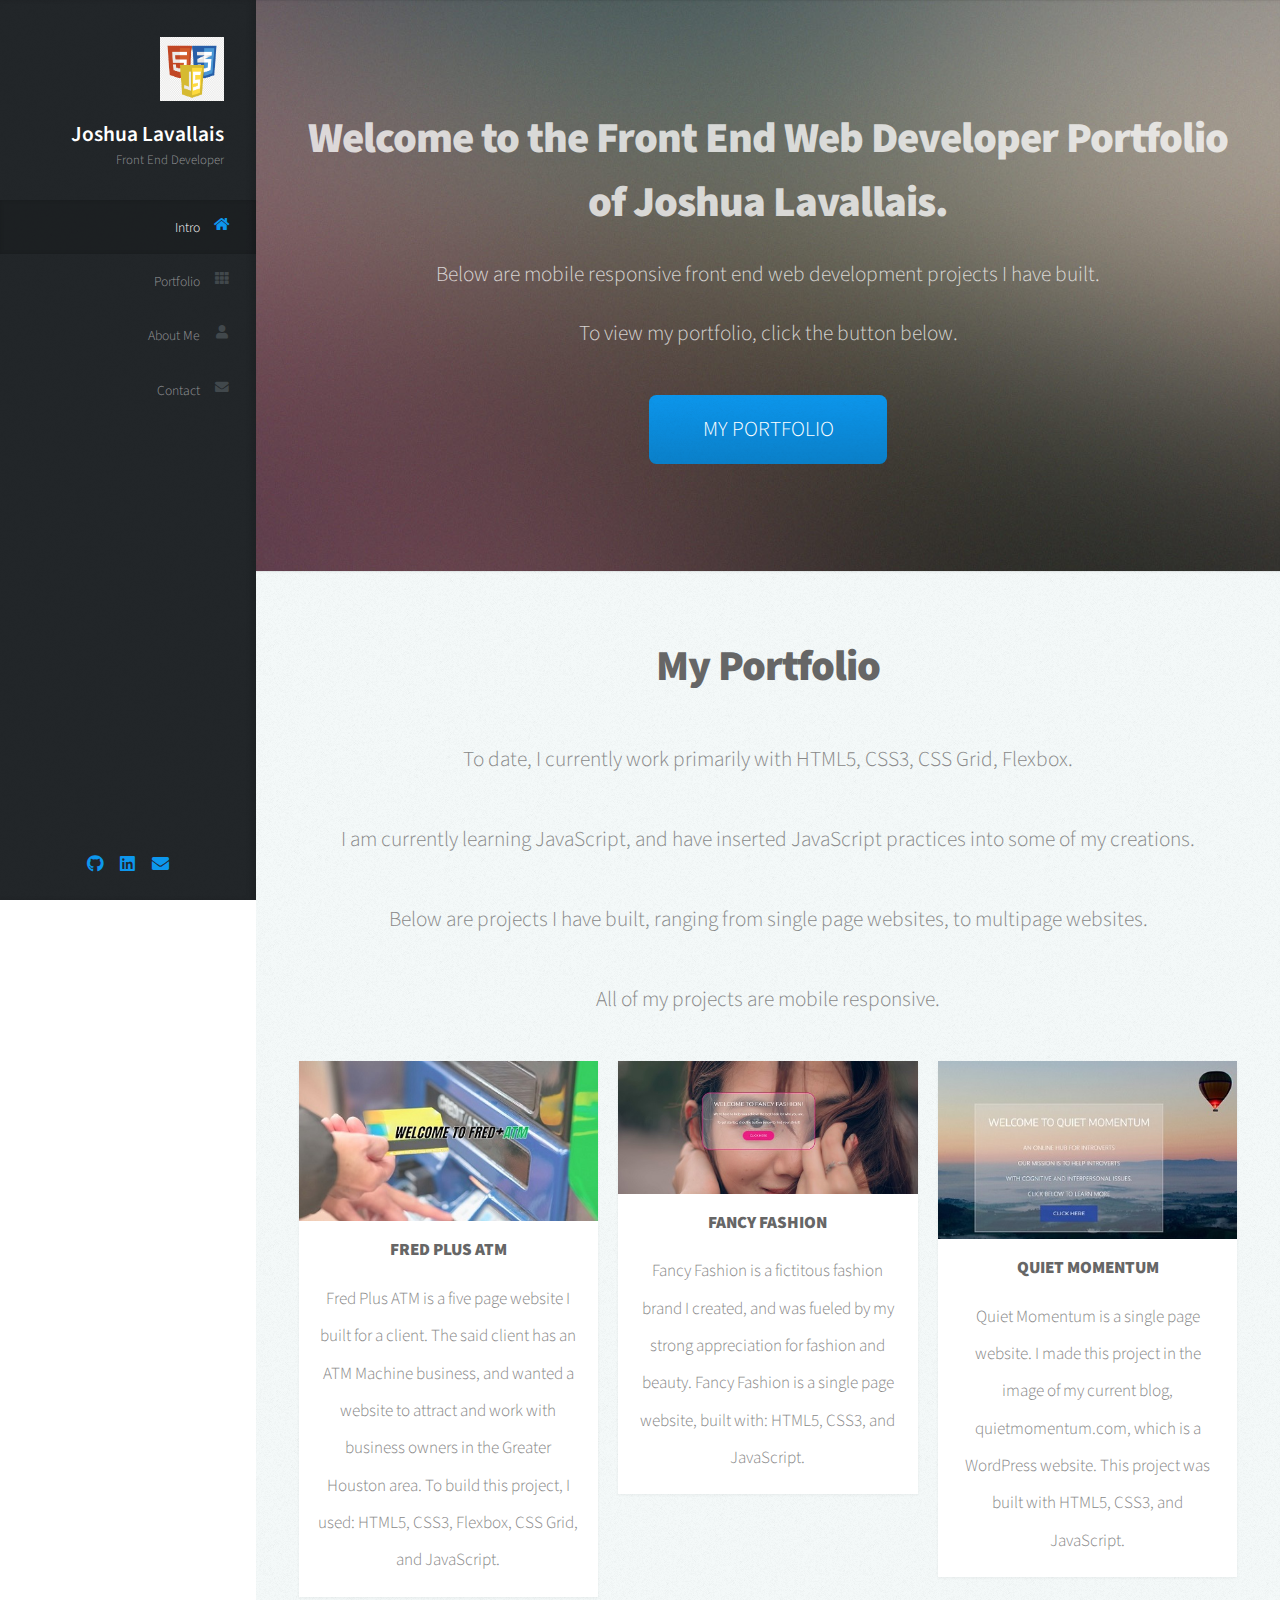
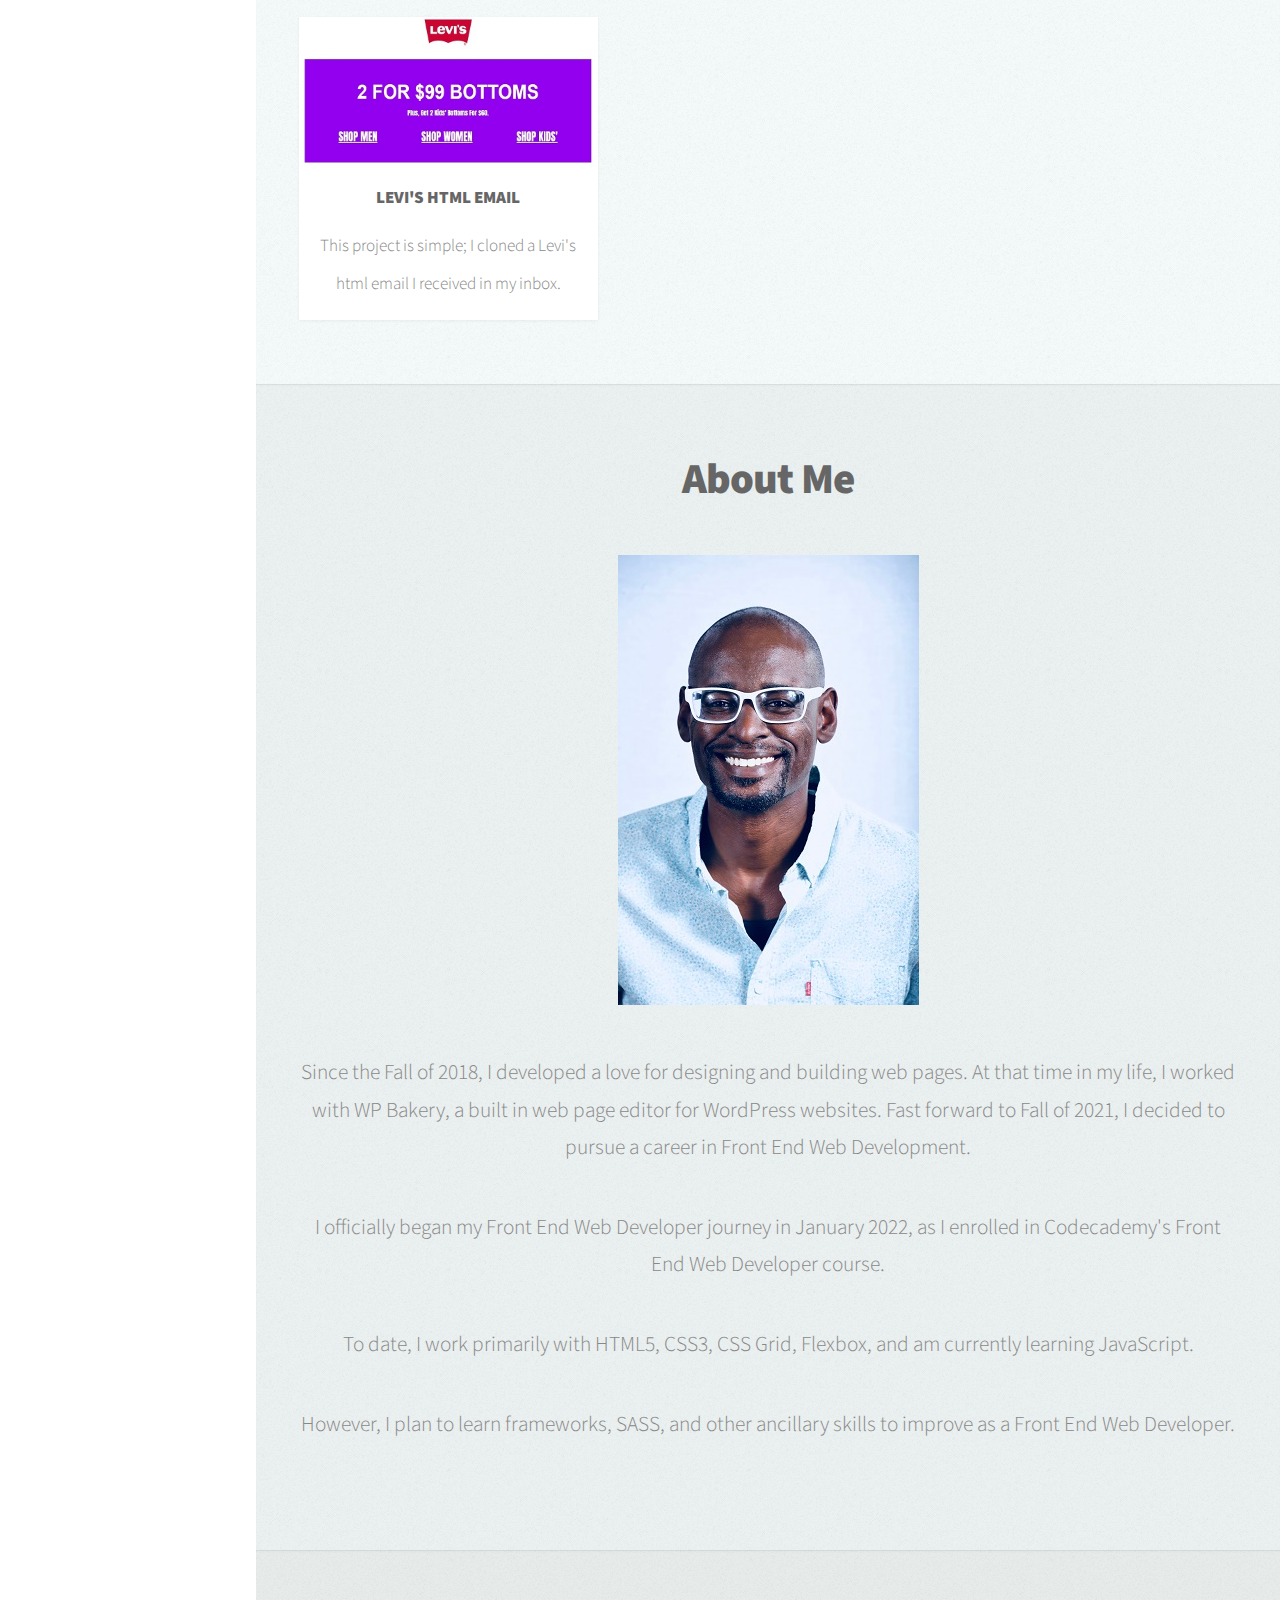
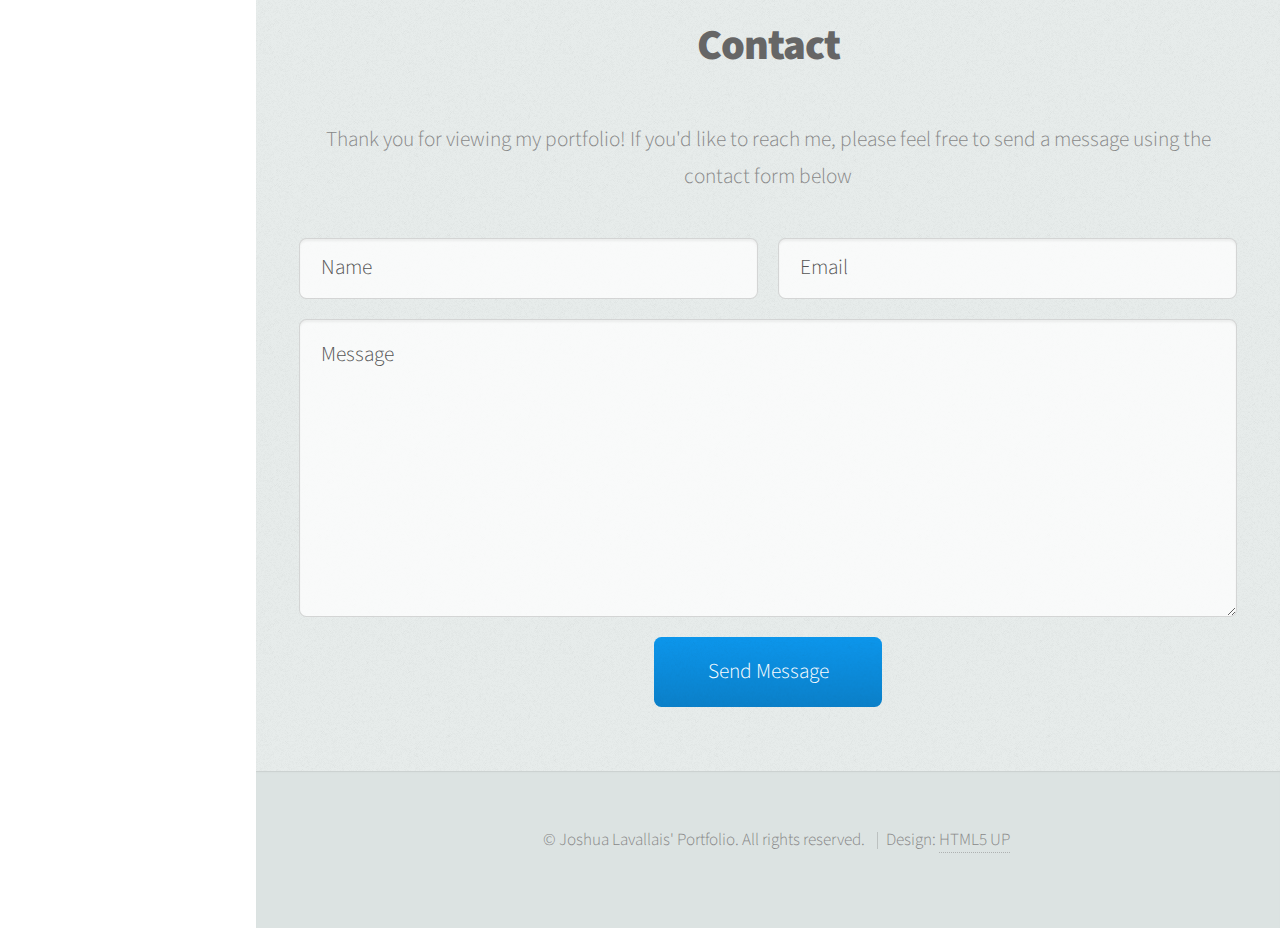
<file: index.html>
<!DOCTYPE HTML>
<!--
	Prologue by HTML5 UP
	html5up.net | @ajlkn
	Free for personal and commercial use under the CCA 3.0 license (html5up.net/license)
-->
<html>
	<head>
		<title>Joshua Lavallais | Portfolio</title>
		<link rel="icon" type="image/x-icon" href="./images/favicon.ico.PNG">

		<meta charset="utf-8" />
		<meta name="viewport" content="width=device-width, initial-scale=1, user-scalable=no" />
		<link rel="stylesheet" href="assets/css/main.css" />
	</head>
	<body class="is-preload">

		<!-- Header -->
			<div id="header">

				<div class="top">

					<!-- Logo -->
						<div id="logo">
							<span class="image avatar48"><img src="images/thefoundation.png" alt="" /></span>
							<h1 id="title">Joshua Lavallais</h1>
							<p>Front End Developer</p>
						</div>

					<!-- Nav -->
						<nav id="nav">
							<ul>
								<li><a href="#top" id="top-link"><span class="icon solid fa-home">Intro</span></a></li>
								<li><a href="#portfolio" id="portfolio-link"><span class="icon solid fa-th">Portfolio</span></a></li>
								<li><a href="#about" id="about-link"><span class="icon solid fa-user">About Me</span></a></li>
								<li><a href="#contact" id="contact-link"><span class="icon solid fa-envelope">Contact</span></a></li>
							</ul>
						</nav>

				</div>

				<div class="bottom">

					<!-- Social Icons -->
						<ul class="icons">

							<li><a href="https://github.com/JoshuaJ81" class="icon brands fa-github"><span class="label">Github</span></a></li>
							<li><a href="https://www.linkedin.com/in/joshua-lavallais-2015/" class="icon brands fa-linkedin"><span class="label">Dribbble</span></a></li>
							<li><a href="joshua.lavallais@yahoo.com" class="icon solid fa-envelope"><span class="label">Email</span></a></li>
						</ul>

				</div>

			</div>

		<!-- Main -->
			<div id="main">

				<!-- Intro -->
					<section id="top" class="one dark cover">
						<div class="container">

							<header>
								<h2 class="alt">Welcome to the Front End Web Developer Portfolio</h2>
									<h2>of Joshua Lavallais.</h2>
								<p>Below are mobile responsive front end web development projects I have built.</p>
								<p>To view my portfolio, click the button below.</p>
							</header>

							<footer>
								<a href="#portfolio" class="button scrolly">MY PORTFOLIO</a>
							</footer>

						</div>
					</section>

				<!-- Portfolio -->
					<section id="portfolio" class="two">
						<div class="container">

							<header>
								<h2>My Portfolio</h2>
							</header>

							<p>To date, I currently work primarily with HTML5, CSS3, CSS Grid, Flexbox.</p>
							<p>I am currently learning JavaScript, and have inserted JavaScript practices into some of my creations.</p>
							<p>Below are projects I have built, ranging from single page websites, to multipage websites.</p>
							<p>All of my projects are mobile responsive.</p>

							<div class="row">
								<div class="col-4 col-12-mobile">
									<article class="item">
										<a href=https://joshuaj81.github.io/fredplusatm/index target="_blank" class="image fit"><img class="resize" src="images/fredplusatmthumb.jpg" alt="" /></a>
										<header>
											<h3>FRED PLUS ATM</h3>
											<p>Fred Plus ATM is a five page website I built for a client. The said client has an ATM Machine business, 
												and wanted a website to attract and work with business owners in the Greater Houston area. 
												To build this project, I used: HTML5, CSS3, Flexbox, CSS Grid, and JavaScript.</p>
										</header>
									</article>

								</div>
								<div class="col-4 col-12-mobile">
									<article class="item">
										<a href= https://joshuaj81.github.io/FANCYFASHIONPAGE/index target="_blank" class="image fit"><img class="resize" src="images/fancyfashiontitlecard.jpg" alt="" /></a>
										<header>
											<h3>FANCY FASHION</h3>
											<p>Fancy Fashion is a fictitous fashion brand I created, and was fueled by my strong appreciation for fashion and beauty. 
												Fancy Fashion is a single page website, built with: HTML5, CSS3, and JavaScript.</p>
										</header>
									</article>

								</div>
								<div class="col-4 col-12-mobile">
									<article class="item">
										<a href= https://joshuaj81.github.io/QuietMomentumProject/ target="_blank" class="image fit"><img class="resize" src="images/quietmomentumtitlecard.jpg" alt="" /></a>
										<header>
											<h3>QUIET MOMENTUM</h3>
											<p>Quiet Momentum is a single page website. I made this project in the image of my current blog, quietmomentum.com, 
												which is a WordPress website. This project was built with HTML5, CSS3, and JavaScript.</p>
										</header>
									</article>

								</div>

								<div class="col-4 col-12-mobile">
									<article class="item">
										<a href= https://joshuaj81.github.io/levis-html-email/ target="_blank" class="image fit"><img class="resize" src="images/levistitlecard.jpg" alt="" /></a>
										<header>
											<h3>LEVI'S HTML EMAIL</h3>
											<p>This project is simple; I cloned a Levi's html email I received in my inbox.</p>
										</header>
									</article>

								</div>

							</div>

						</div>
					</section>

				<!-- About Me -->
					<section id="about" class="three">
						<div class="container">

							<header>
								<h2>About Me</h2>
							</header>

							<img src="images/portfoliopic.jpg" alt="" />
							<br>
							<br>
							
							<p>Since the Fall of 2018, I developed a love for designing and building web pages. At that time in my life, I worked with WP Bakery, 
								a built in web page editor for WordPress websites. 
								Fast forward to Fall of 2021, I decided to pursue a career in Front End Web Development.</p>

								<p>I officially began my Front End Web Developer journey in January 2022, as I enrolled in Codecademy's Front End Web Developer course.</p>
								
								<p>To date, I work primarily with HTML5, CSS3, CSS Grid, Flexbox, and am currently learning JavaScript.</p>
								
								<p>However, I plan to learn frameworks, SASS, and other ancillary skills to improve as a Front End Web Developer.</p>

						</div>
					</section>

				<!-- Contact -->
					<section id="contact" class="four">
						<div class="container">

							<header>
								<h2>Contact</h2>
							</header>

							<p>Thank you for viewing my portfolio! If you'd like to reach me, please feel free to send a message using the contact form below</p>

							<form method="post" action="https://formsubmit.co/joshua.lavallais@yahoo.com" method="POST">
								<div class="row">
									<div class="col-6 col-12-mobile"><input type="text" name="name" placeholder="Name" required/></div>
									<div class="col-6 col-12-mobile"><input type="text" name="email" placeholder="Email" required/></div>
									<input type="hidden" name="_next" value="https://joshuaj81.github.io/MYPORTFOLIO/thankyoupage.html">
									<div class="col-12">
										<textarea name="message" placeholder="Message"></textarea>
									</div>
									<div class="col-12">
										<input type="submit" value="Send Message" />
									</div>
								</div>
							</form>

						</div>
					</section>

			</div>

		<!-- Footer -->
			<div id="footer">

				<!-- Copyright -->
					<ul class="copyright">
						<li>&copy; Joshua Lavallais' Portfolio. All rights reserved.</li>
						<li>Design: <a href="http://html5up.net">HTML5 UP</a></li>
					</ul>

			</div>

		<!-- Scripts -->
			<script src="assets/js/jquery.min.js"></script>
			<script src="assets/js/jquery.scrolly.min.js"></script>
			<script src="assets/js/jquery.scrollex.min.js"></script>
			<script src="assets/js/browser.min.js"></script>
			<script src="assets/js/breakpoints.min.js"></script>
			<script src="assets/js/util.js"></script>
			<script src="assets/js/main.js"></script>

	</body>
</html>
</file>
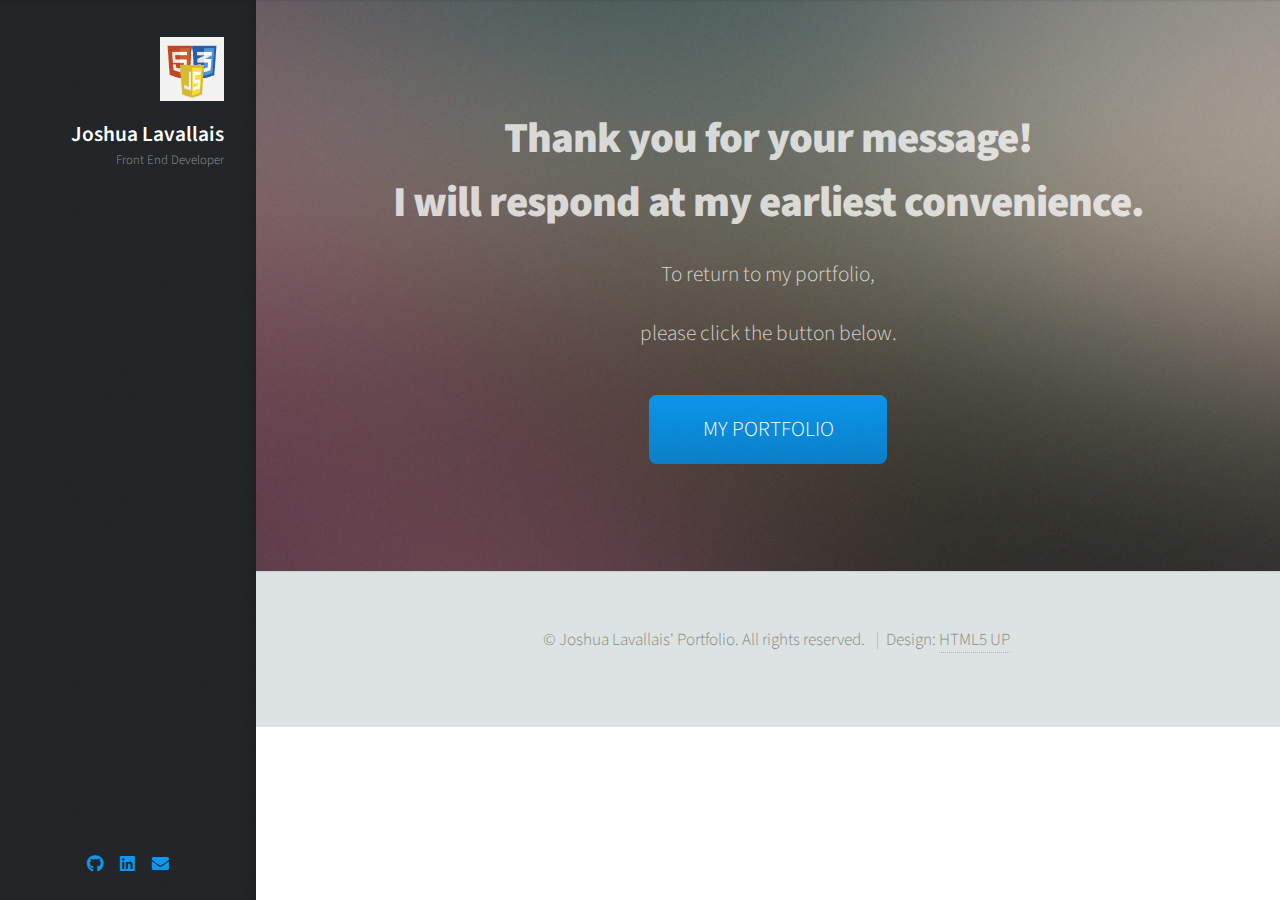
<file: thankyoupage.html>
<!DOCTYPE HTML>
<!--
	Prologue by HTML5 UP
	html5up.net | @ajlkn
	Free for personal and commercial use under the CCA 3.0 license (html5up.net/license)
-->
<html>
	<head>
		<title>Thank You Page</title>
		<link rel="icon" type="image/x-icon" href="./images/favicon.ico.PNG">

		<meta charset="utf-8" />
		<meta name="viewport" content="width=device-width, initial-scale=1, user-scalable=no" />
		<link rel="stylesheet" href="assets/css/main.css" />
	</head>
	<body class="is-preload">

		<!-- Header -->
			<div id="header">

				<div class="top">

					<!-- Logo -->
						<div id="logo">
							<span class="image avatar48"><img src="images/thefoundation.png" alt="" /></span>
							<h1 id="title">Joshua Lavallais</h1>
							<p>Front End Developer</p>
						</div>

					<!-- Nav -->
					

				</div>

				<div class="bottom">

					<!-- Social Icons -->
						<ul class="icons">

							<li><a href="https://github.com/JoshuaJ81" class="icon brands fa-github"><span class="label">Github</span></a></li>
							<li><a href="https://www.linkedin.com/in/joshua-lavallais-2015/" class="icon brands fa-linkedin"><span class="label">Dribbble</span></a></li>
							<li><a href="joshua.lavallais@yahoo.com" class="icon solid fa-envelope"><span class="label">Email</span></a></li>
						</ul>

				</div>

			</div>

		<!-- Main -->
			<div id="main">

				<!-- Intro -->
					<section id="top" class="one dark cover">
						<div class="container">

							<header>
								<h2 class="alt">Thank you for your message!</h2>
									<h2>I will respond at my earliest convenience.</h2>
								<p>To return to my portfolio,</p>
								<p>please click the button below.</p>
							</header>

							<footer>
								<a href="index.html" class="button scrolly">MY PORTFOLIO</a>
							</footer>

						</div>
					</section>


							

							


						</div>
					</section>




		<!-- Footer -->
			<div id="footer">

				<!-- Copyright -->
					<ul class="copyright">
						<li>&copy; Joshua Lavallais' Portfolio. All rights reserved.</li>
						<li>Design: <a href="http://html5up.net">HTML5 UP</a></li>
					</ul>

			</div>

		<!-- Scripts -->
			<script src="assets/js/jquery.min.js"></script>
			<script src="assets/js/jquery.scrolly.min.js"></script>
			<script src="assets/js/jquery.scrollex.min.js"></script>
			<script src="assets/js/browser.min.js"></script>
			<script src="assets/js/breakpoints.min.js"></script>
			<script src="assets/js/util.js"></script>
			<script src="assets/js/main.js"></script>

	</body>
</html>
</file>
<file: assets/css/main.css>
@import url("fontawesome-all.min.css");
@import url("https://fonts.googleapis.com/css?family=Source+Sans+Pro:300,300italic,400,600");

/*
	Prologue by HTML5 UP
	html5up.net | @ajlkn
	Free for personal and commercial use under the CCA 3.0 license (html5up.net/license)
*/

html, body, div, span, applet, object,
iframe, h1, h2, h3, h4, h5, h6, p, blockquote,
pre, a, abbr, acronym, address, big, cite,
code, del, dfn, em, img, ins, kbd, q, s, samp,
small, strike, strong, sub, sup, tt, var, b,
u, i, center, dl, dt, dd, ol, ul, li, fieldset,
form, label, legend, table, caption, tbody,
tfoot, thead, tr, th, td, article, aside,
canvas, details, embed, figure, figcaption,
footer, header, hgroup, menu, nav, output, ruby,
section, summary, time, mark, audio, video {
	margin: 0;
	padding: 0;
	border: 0;
	font-size: 100%;
	font: inherit;
	vertical-align: baseline;}

article, aside, details, figcaption, figure,
footer, header, hgroup, menu, nav, section {
	display: block;}

body {
	line-height: 1;
}

ol, ul {
	list-style: none;
}

blockquote, q {
	quotes: none;
}

	blockquote:before, blockquote:after, q:before, q:after {
		content: '';
		content: none;
	}

table {
	border-collapse: collapse;
	border-spacing: 0;
}

body {
	-webkit-text-size-adjust: none;
}

mark {
	background-color: transparent;
	color: inherit;
}

input::-moz-focus-inner {
	border: 0;
	padding: 0;
}

input, select, textarea {
	-moz-appearance: none;
	-webkit-appearance: none;
	-ms-appearance: none;
	appearance: none;
}

/* Basic */

	html {
		box-sizing: border-box;
	}

	*, *:before, *:after {
		box-sizing: inherit;
	}

	body {
		background: #fff;
		font-family: 'Source Sans Pro', sans-serif;
		font-size: 19pt;
		font-weight: 300;
		line-height: 1.75em;
		color: #888;
	}

		body.is-preload *, body.is-preload *:before, body.is-preload *:after {
			-moz-animation: none !important;
			-webkit-animation: none !important;
			-ms-animation: none !important;
			animation: none !important;
			-moz-transition: none !important;
			-webkit-transition: none !important;
			-ms-transition: none !important;
			transition: none !important;
		}

	input, textarea, select {
		font-family: 'Source Sans Pro', sans-serif;
		font-size: 19pt;
		font-weight: 300;
		line-height: 1.75em;
		color: #888;
	}

	h1, h2, h3, h4, h5, h6 {
		font-weight: 900;
		color: #666;
		line-height: 1.5em;
	}

	h1 a, h2 a, h3 a, h4 a, h5 a, h6 a {
		color: inherit;
		text-decoration: none;
	}

		h1 a strong, h2 a strong, h3 a strong, h4 a strong, h5 a strong, h6 a strong {
			color: #333;
		}

	h2 {
		font-size: 2em;
		letter-spacing: -1px;
	}

		h2.alt {
			color: #888;
		}

			h2.alt strong {
				color: #666;
			}

	h3 {
		font-size: 1.5em;
	}

	header {
		margin: 0 0 2em 0;
	}

		header > p {
			margin: 1em 0 0 0;
		}

	footer {
		margin: 2em 0 0 0;
	}

	strong, b {
		font-weight: 300;
		color: #666;
	}

	em, i {
		font-style: italic;
	}

	a {
		text-decoration: none;
		color: inherit;
		border-bottom: dotted 1px rgba(128, 128, 128, 0.5);
		-moz-transition: color 0.35s ease-in-out, border-bottom-color 0.35s ease-in-out;
		-webkit-transition: color 0.35s ease-in-out, border-bottom-color 0.35s ease-in-out;
		-ms-transition: color 0.35s ease-in-out, border-bottom-color 0.35s ease-in-out;
		transition: color 0.35s ease-in-out, border-bottom-color 0.35s ease-in-out;
		outline: 0;
	}

		a:hover {
			color: #E27689;
			border-bottom-color: rgba(255, 255, 255, 0);
		}

	sub {
		position: relative;
		top: 0.5em;
		font-size: 0.8em;
	}

	sup {
		position: relative;
		top: -0.5em;
		font-size: 0.8em;
	}

	hr {
		border: 0;
		border-top: solid 1px #ddd;
	}

	blockquote {
		border-left: solid 0.5em #ddd;
		padding: 1em 0 1em 2em;
		font-style: italic;
	}

	p, ul, ol, dl, table {
		margin-bottom: 2em;
	}

	br.clear {
		clear: both;
	}

/* Container */

	.container {
		margin: 0 auto;
		max-width: 100%;
		width: 1400px;
	}

		@media screen and (min-width: 961px) and (max-width: 1880px) {

			.container {
				width: 1200px;
			}

		}

		@media screen and (min-width: 961px) and (max-width: 1620px) {

			.container {
				width: 960px;
			}

		}

		@media screen and (min-width: 961px) and (max-width: 1320px) {

			.container {
				width: 100%;
			}

		}

		@media screen and (max-width: 960px) {

			.container {
				width: 100%;
			}

		}

		@media screen and (max-width: 736px) {

			.container {
				width: 100%;
			}

		}

/* Row */

	.row {
		display: flex;
		flex-wrap: wrap;
		box-sizing: border-box;
		align-items: stretch;
	}

		.row > * {
			box-sizing: border-box;
		}

		.row.gtr-uniform > * > :last-child {
			margin-bottom: 0;
		}

		.row.aln-left {
			justify-content: flex-start;
		}

		.row.aln-center {
			justify-content: center;
		}

		.row.aln-right {
			justify-content: flex-end;
		}

		.row.aln-top {
			align-items: flex-start;
		}

		.row.aln-middle {
			align-items: center;
		}

		.row.aln-bottom {
			align-items: flex-end;
		}

		.row > .imp {
			order: -1;
		}

		.row > .col-1 {
			width: 8.33333%;
		}

		.row > .off-1 {
			margin-left: 8.33333%;
		}

		.row > .col-2 {
			width: 16.66667%;
		}

		.row > .off-2 {
			margin-left: 16.66667%;
		}

		.row > .col-3 {
			width: 25%;
		}

		.row > .off-3 {
			margin-left: 25%;
		}

		.row > .col-4 {
			width: 33.33333%;
		}

		.row > .off-4 {
			margin-left: 33.33333%;
		}

		.row > .col-5 {
			width: 41.66667%;
		}

		.row > .off-5 {
			margin-left: 41.66667%;
		}

		.row > .col-6 {
			width: 50%;
		}

		.row > .off-6 {
			margin-left: 50%;
		}

		.row > .col-7 {
			width: 58.33333%;
		}

		.row > .off-7 {
			margin-left: 58.33333%;
		}

		.row > .col-8 {
			width: 66.66667%;
		}

		.row > .off-8 {
			margin-left: 66.66667%;
		}

		.row > .col-9 {
			width: 75%;
		}

		.row > .off-9 {
			margin-left: 75%;
		}

		.row > .col-10 {
			width: 83.33333%;
		}

		.row > .off-10 {
			margin-left: 83.33333%;
		}

		.row > .col-11 {
			width: 91.66667%;
		}

		.row > .off-11 {
			margin-left: 91.66667%;
		}

		.row > .col-12 {
			width: 100%;
		}

		.row > .off-12 {
			margin-left: 100%;
		}

		.row.gtr-0 {
			margin-top: 0px;
			margin-left: 0px;
		}

			.row.gtr-0 > * {
				padding: 0px 0 0 0px;
			}

			.row.gtr-0.gtr-uniform {
				margin-top: 0px;
			}

				.row.gtr-0.gtr-uniform > * {
					padding-top: 0px;
				}

		.row.gtr-25 {
			margin-top: -10px;
			margin-left: -10px;
		}

			.row.gtr-25 > * {
				padding: 10px 0 0 10px;
			}

			.row.gtr-25.gtr-uniform {
				margin-top: -10px;
			}

				.row.gtr-25.gtr-uniform > * {
					padding-top: 10px;
				}

		.row.gtr-50 {
			margin-top: -20px;
			margin-left: -20px;
		}

			.row.gtr-50 > * {
				padding: 20px 0 0 20px;
			}

			.row.gtr-50.gtr-uniform {
				margin-top: -20px;
			}

				.row.gtr-50.gtr-uniform > * {
					padding-top: 20px;
				}

		.row {
			margin-top: -40px;
			margin-left: -40px;
		}

			.row > * {
				padding: 40px 0 0 40px;
			}

			.row.gtr-uniform {
				margin-top: -40px;
			}

				.row.gtr-uniform > * {
					padding-top: 40px;
				}

		.row.gtr-150 {
			margin-top: -60px;
			margin-left: -60px;
		}

			.row.gtr-150 > * {
				padding: 60px 0 0 60px;
			}

			.row.gtr-150.gtr-uniform {
				margin-top: -60px;
			}

				.row.gtr-150.gtr-uniform > * {
					padding-top: 60px;
				}

		.row.gtr-200 {
			margin-top: -80px;
			margin-left: -80px;
		}

			.row.gtr-200 > * {
				padding: 80px 0 0 80px;
			}

			.row.gtr-200.gtr-uniform {
				margin-top: -80px;
			}

				.row.gtr-200.gtr-uniform > * {
					padding-top: 80px;
				}

		@media screen and (min-width: 961px) and (max-width: 1880px) {

			.row {
				display: flex;
				flex-wrap: wrap;
				box-sizing: border-box;
				align-items: stretch;
			}

				.row > * {
					box-sizing: border-box;
				}

				.row.gtr-uniform > * > :last-child {
					margin-bottom: 0;
				}

				.row.aln-left {
					justify-content: flex-start;
				}

				.row.aln-center {
					justify-content: center;
				}

				.row.aln-right {
					justify-content: flex-end;
				}

				.row.aln-top {
					align-items: flex-start;
				}

				.row.aln-middle {
					align-items: center;
				}

				.row.aln-bottom {
					align-items: flex-end;
				}

				.row > .imp-wide {
					order: -1;
				}

				.row > .col-1-wide {
					width: 8.33333%;
				}

				.row > .off-1-wide {
					margin-left: 8.33333%;
				}

				.row > .col-2-wide {
					width: 16.66667%;
				}

				.row > .off-2-wide {
					margin-left: 16.66667%;
				}

				.row > .col-3-wide {
					width: 25%;
				}

				.row > .off-3-wide {
					margin-left: 25%;
				}

				.row > .col-4-wide {
					width: 33.33333%;
				}

				.row > .off-4-wide {
					margin-left: 33.33333%;
				}

				.row > .col-5-wide {
					width: 41.66667%;
				}

				.row > .off-5-wide {
					margin-left: 41.66667%;
				}

				.row > .col-6-wide {
					width: 50%;
				}

				.row > .off-6-wide {
					margin-left: 50%;
				}

				.row > .col-7-wide {
					width: 58.33333%;
				}

				.row > .off-7-wide {
					margin-left: 58.33333%;
				}

				.row > .col-8-wide {
					width: 66.66667%;
				}

				.row > .off-8-wide {
					margin-left: 66.66667%;
				}

				.row > .col-9-wide {
					width: 75%;
				}

				.row > .off-9-wide {
					margin-left: 75%;
				}

				.row > .col-10-wide {
					width: 83.33333%;
				}

				.row > .off-10-wide {
					margin-left: 83.33333%;
				}

				.row > .col-11-wide {
					width: 91.66667%;
				}

				.row > .off-11-wide {
					margin-left: 91.66667%;
				}

				.row > .col-12-wide {
					width: 100%;
				}

				.row > .off-12-wide {
					margin-left: 100%;
				}

				.row.gtr-0 {
					margin-top: 0px;
					margin-left: 0px;
				}

					.row.gtr-0 > * {
						padding: 0px 0 0 0px;
					}

					.row.gtr-0.gtr-uniform {
						margin-top: 0px;
					}

						.row.gtr-0.gtr-uniform > * {
							padding-top: 0px;
						}

				.row.gtr-25 {
					margin-top: -10px;
					margin-left: -10px;
				}

					.row.gtr-25 > * {
						padding: 10px 0 0 10px;
					}

					.row.gtr-25.gtr-uniform {
						margin-top: -10px;
					}

						.row.gtr-25.gtr-uniform > * {
							padding-top: 10px;
						}

				.row.gtr-50 {
					margin-top: -20px;
					margin-left: -20px;
				}

					.row.gtr-50 > * {
						padding: 20px 0 0 20px;
					}

					.row.gtr-50.gtr-uniform {
						margin-top: -20px;
					}

						.row.gtr-50.gtr-uniform > * {
							padding-top: 20px;
						}

				.row {
					margin-top: -40px;
					margin-left: -40px;
				}

					.row > * {
						padding: 40px 0 0 40px;
					}

					.row.gtr-uniform {
						margin-top: -40px;
					}

						.row.gtr-uniform > * {
							padding-top: 40px;
						}

				.row.gtr-150 {
					margin-top: -60px;
					margin-left: -60px;
				}

					.row.gtr-150 > * {
						padding: 60px 0 0 60px;
					}

					.row.gtr-150.gtr-uniform {
						margin-top: -60px;
					}

						.row.gtr-150.gtr-uniform > * {
							padding-top: 60px;
						}

				.row.gtr-200 {
					margin-top: -80px;
					margin-left: -80px;
				}

					.row.gtr-200 > * {
						padding: 80px 0 0 80px;
					}

					.row.gtr-200.gtr-uniform {
						margin-top: -80px;
					}

						.row.gtr-200.gtr-uniform > * {
							padding-top: 80px;
						}

		}

		@media screen and (min-width: 961px) and (max-width: 1620px) {

			.row {
				display: flex;
				flex-wrap: wrap;
				box-sizing: border-box;
				align-items: stretch;
			}

				.row > * {
					box-sizing: border-box;
				}

				.row.gtr-uniform > * > :last-child {
					margin-bottom: 0;
				}

				.row.aln-left {
					justify-content: flex-start;
				}

				.row.aln-center {
					justify-content: center;
				}

				.row.aln-right {
					justify-content: flex-end;
				}

				.row.aln-top {
					align-items: flex-start;
				}

				.row.aln-middle {
					align-items: center;
				}

				.row.aln-bottom {
					align-items: flex-end;
				}

				.row > .imp-normal {
					order: -1;
				}

				.row > .col-1-normal {
					width: 8.33333%;
				}

				.row > .off-1-normal {
					margin-left: 8.33333%;
				}

				.row > .col-2-normal {
					width: 16.66667%;
				}

				.row > .off-2-normal {
					margin-left: 16.66667%;
				}

				.row > .col-3-normal {
					width: 25%;
				}

				.row > .off-3-normal {
					margin-left: 25%;
				}

				.row > .col-4-normal {
					width: 33.33333%;
				}

				.row > .off-4-normal {
					margin-left: 33.33333%;
				}

				.row > .col-5-normal {
					width: 41.66667%;
				}

				.row > .off-5-normal {
					margin-left: 41.66667%;
				}

				.row > .col-6-normal {
					width: 50%;
				}

				.row > .off-6-normal {
					margin-left: 50%;
				}

				.row > .col-7-normal {
					width: 58.33333%;
				}

				.row > .off-7-normal {
					margin-left: 58.33333%;
				}

				.row > .col-8-normal {
					width: 66.66667%;
				}

				.row > .off-8-normal {
					margin-left: 66.66667%;
				}

				.row > .col-9-normal {
					width: 75%;
				}

				.row > .off-9-normal {
					margin-left: 75%;
				}

				.row > .col-10-normal {
					width: 83.33333%;
				}

				.row > .off-10-normal {
					margin-left: 83.33333%;
				}

				.row > .col-11-normal {
					width: 91.66667%;
				}

				.row > .off-11-normal {
					margin-left: 91.66667%;
				}

				.row > .col-12-normal {
					width: 100%;
				}

				.row > .off-12-normal {
					margin-left: 100%;
				}

				.row.gtr-0 {
					margin-top: 0px;
					margin-left: 0px;
				}

					.row.gtr-0 > * {
						padding: 0px 0 0 0px;
					}

					.row.gtr-0.gtr-uniform {
						margin-top: 0px;
					}

						.row.gtr-0.gtr-uniform > * {
							padding-top: 0px;
						}

				.row.gtr-25 {
					margin-top: -10px;
					margin-left: -10px;
				}

					.row.gtr-25 > * {
						padding: 10px 0 0 10px;
					}

					.row.gtr-25.gtr-uniform {
						margin-top: -10px;
					}

						.row.gtr-25.gtr-uniform > * {
							padding-top: 10px;
						}

				.row.gtr-50 {
					margin-top: -20px;
					margin-left: -20px;
				}

					.row.gtr-50 > * {
						padding: 20px 0 0 20px;
					}

					.row.gtr-50.gtr-uniform {
						margin-top: -20px;
					}

						.row.gtr-50.gtr-uniform > * {
							padding-top: 20px;
						}

				.row {
					margin-top: -40px;
					margin-left: -40px;
				}

					.row > * {
						padding: 40px 0 0 40px;
					}

					.row.gtr-uniform {
						margin-top: -40px;
					}

						.row.gtr-uniform > * {
							padding-top: 40px;
						}

				.row.gtr-150 {
					margin-top: -60px;
					margin-left: -60px;
				}

					.row.gtr-150 > * {
						padding: 60px 0 0 60px;
					}

					.row.gtr-150.gtr-uniform {
						margin-top: -60px;
					}

						.row.gtr-150.gtr-uniform > * {
							padding-top: 60px;
						}

				.row.gtr-200 {
					margin-top: -80px;
					margin-left: -80px;
				}

					.row.gtr-200 > * {
						padding: 80px 0 0 80px;
					}

					.row.gtr-200.gtr-uniform {
						margin-top: -80px;
					}

						.row.gtr-200.gtr-uniform > * {
							padding-top: 80px;
						}

		}

		@media screen and (min-width: 961px) and (max-width: 1320px) {

			.row {
				display: flex;
				flex-wrap: wrap;
				box-sizing: border-box;
				align-items: stretch;
			}

				.row > * {
					box-sizing: border-box;
				}

				.row.gtr-uniform > * > :last-child {
					margin-bottom: 0;
				}

				.row.aln-left {
					justify-content: flex-start;
				}

				.row.aln-center {
					justify-content: center;
				}

				.row.aln-right {
					justify-content: flex-end;
				}

				.row.aln-top {
					align-items: flex-start;
				}

				.row.aln-middle {
					align-items: center;
				}

				.row.aln-bottom {
					align-items: flex-end;
				}

				.row > .imp-narrow {
					order: -1;
				}

				.row > .col-1-narrow {
					width: 8.33333%;
				}

				.row > .off-1-narrow {
					margin-left: 8.33333%;
				}

				.row > .col-2-narrow {
					width: 16.66667%;
				}

				.row > .off-2-narrow {
					margin-left: 16.66667%;
				}

				.row > .col-3-narrow {
					width: 25%;
				}

				.row > .off-3-narrow {
					margin-left: 25%;
				}

				.row > .col-4-narrow {
					width: 33.33333%;
				}

				.row > .off-4-narrow {
					margin-left: 33.33333%;
				}

				.row > .col-5-narrow {
					width: 41.66667%;
				}

				.row > .off-5-narrow {
					margin-left: 41.66667%;
				}

				.row > .col-6-narrow {
					width: 50%;
				}

				.row > .off-6-narrow {
					margin-left: 50%;
				}

				.row > .col-7-narrow {
					width: 58.33333%;
				}

				.row > .off-7-narrow {
					margin-left: 58.33333%;
				}

				.row > .col-8-narrow {
					width: 66.66667%;
				}

				.row > .off-8-narrow {
					margin-left: 66.66667%;
				}

				.row > .col-9-narrow {
					width: 75%;
				}

				.row > .off-9-narrow {
					margin-left: 75%;
				}

				.row > .col-10-narrow {
					width: 83.33333%;
				}

				.row > .off-10-narrow {
					margin-left: 83.33333%;
				}

				.row > .col-11-narrow {
					width: 91.66667%;
				}

				.row > .off-11-narrow {
					margin-left: 91.66667%;
				}

				.row > .col-12-narrow {
					width: 100%;
				}

				.row > .off-12-narrow {
					margin-left: 100%;
				}

				.row.gtr-0 {
					margin-top: 0px;
					margin-left: 0px;
				}

					.row.gtr-0 > * {
						padding: 0px 0 0 0px;
					}

					.row.gtr-0.gtr-uniform {
						margin-top: 0px;
					}

						.row.gtr-0.gtr-uniform > * {
							padding-top: 0px;
						}

				.row.gtr-25 {
					margin-top: -5px;
					margin-left: -5px;
				}

					.row.gtr-25 > * {
						padding: 5px 0 0 5px;
					}

					.row.gtr-25.gtr-uniform {
						margin-top: -5px;
					}

						.row.gtr-25.gtr-uniform > * {
							padding-top: 5px;
						}

				.row.gtr-50 {
					margin-top: -10px;
					margin-left: -10px;
				}

					.row.gtr-50 > * {
						padding: 10px 0 0 10px;
					}

					.row.gtr-50.gtr-uniform {
						margin-top: -10px;
					}

						.row.gtr-50.gtr-uniform > * {
							padding-top: 10px;
						}

				.row {
					margin-top: -20px;
					margin-left: -20px;
				}

					.row > * {
						padding: 20px 0 0 20px;
					}

					.row.gtr-uniform {
						margin-top: -20px;
					}

						.row.gtr-uniform > * {
							padding-top: 20px;
						}

				.row.gtr-150 {
					margin-top: -30px;
					margin-left: -30px;
				}

					.row.gtr-150 > * {
						padding: 30px 0 0 30px;
					}

					.row.gtr-150.gtr-uniform {
						margin-top: -30px;
					}

						.row.gtr-150.gtr-uniform > * {
							padding-top: 30px;
						}

				.row.gtr-200 {
					margin-top: -40px;
					margin-left: -40px;
				}

					.row.gtr-200 > * {
						padding: 40px 0 0 40px;
					}

					.row.gtr-200.gtr-uniform {
						margin-top: -40px;
					}

						.row.gtr-200.gtr-uniform > * {
							padding-top: 40px;
						}

		}

		@media screen and (max-width: 960px) {

			.row {
				display: flex;
				flex-wrap: wrap;
				box-sizing: border-box;
				align-items: stretch;
			}

				.row > * {
					box-sizing: border-box;
				}

				.row.gtr-uniform > * > :last-child {
					margin-bottom: 0;
				}

				.row.aln-left {
					justify-content: flex-start;
				}

				.row.aln-center {
					justify-content: center;
				}

				.row.aln-right {
					justify-content: flex-end;
				}

				.row.aln-top {
					align-items: flex-start;
				}

				.row.aln-middle {
					align-items: center;
				}

				.row.aln-bottom {
					align-items: flex-end;
				}

				.row > .imp-narrower {
					order: -1;
				}

				.row > .col-1-narrower {
					width: 8.33333%;
				}

				.row > .off-1-narrower {
					margin-left: 8.33333%;
				}

				.row > .col-2-narrower {
					width: 16.66667%;
				}

				.row > .off-2-narrower {
					margin-left: 16.66667%;
				}

				.row > .col-3-narrower {
					width: 25%;
				}

				.row > .off-3-narrower {
					margin-left: 25%;
				}

				.row > .col-4-narrower {
					width: 33.33333%;
				}

				.row > .off-4-narrower {
					margin-left: 33.33333%;
				}

				.row > .col-5-narrower {
					width: 41.66667%;
				}

				.row > .off-5-narrower {
					margin-left: 41.66667%;
				}

				.row > .col-6-narrower {
					width: 50%;
				}

				.row > .off-6-narrower {
					margin-left: 50%;
				}

				.row > .col-7-narrower {
					width: 58.33333%;
				}

				.row > .off-7-narrower {
					margin-left: 58.33333%;
				}

				.row > .col-8-narrower {
					width: 66.66667%;
				}

				.row > .off-8-narrower {
					margin-left: 66.66667%;
				}

				.row > .col-9-narrower {
					width: 75%;
				}

				.row > .off-9-narrower {
					margin-left: 75%;
				}

				.row > .col-10-narrower {
					width: 83.33333%;
				}

				.row > .off-10-narrower {
					margin-left: 83.33333%;
				}

				.row > .col-11-narrower {
					width: 91.66667%;
				}

				.row > .off-11-narrower {
					margin-left: 91.66667%;
				}

				.row > .col-12-narrower {
					width: 100%;
				}

				.row > .off-12-narrower {
					margin-left: 100%;
				}

				.row.gtr-0 {
					margin-top: 0px;
					margin-left: 0px;
				}

					.row.gtr-0 > * {
						padding: 0px 0 0 0px;
					}

					.row.gtr-0.gtr-uniform {
						margin-top: 0px;
					}

						.row.gtr-0.gtr-uniform > * {
							padding-top: 0px;
						}

				.row.gtr-25 {
					margin-top: -5px;
					margin-left: -5px;
				}

					.row.gtr-25 > * {
						padding: 5px 0 0 5px;
					}

					.row.gtr-25.gtr-uniform {
						margin-top: -5px;
					}

						.row.gtr-25.gtr-uniform > * {
							padding-top: 5px;
						}

				.row.gtr-50 {
					margin-top: -10px;
					margin-left: -10px;
				}

					.row.gtr-50 > * {
						padding: 10px 0 0 10px;
					}

					.row.gtr-50.gtr-uniform {
						margin-top: -10px;
					}

						.row.gtr-50.gtr-uniform > * {
							padding-top: 10px;
						}

				.row {
					margin-top: -20px;
					margin-left: -20px;
				}

					.row > * {
						padding: 20px 0 0 20px;
					}

					.row.gtr-uniform {
						margin-top: -20px;
					}

						.row.gtr-uniform > * {
							padding-top: 20px;
						}

				.row.gtr-150 {
					margin-top: -30px;
					margin-left: -30px;
				}

					.row.gtr-150 > * {
						padding: 30px 0 0 30px;
					}

					.row.gtr-150.gtr-uniform {
						margin-top: -30px;
					}

						.row.gtr-150.gtr-uniform > * {
							padding-top: 30px;
						}

				.row.gtr-200 {
					margin-top: -40px;
					margin-left: -40px;
				}

					.row.gtr-200 > * {
						padding: 40px 0 0 40px;
					}

					.row.gtr-200.gtr-uniform {
						margin-top: -40px;
					}

						.row.gtr-200.gtr-uniform > * {
							padding-top: 40px;
						}

		}

		@media screen and (max-width: 736px) {

			.row {
				display: flex;
				flex-wrap: wrap;
				box-sizing: border-box;
				align-items: stretch;
			}

				.row > * {
					box-sizing: border-box;
				}

				.row.gtr-uniform > * > :last-child {
					margin-bottom: 0;
				}

				.row.aln-left {
					justify-content: flex-start;
				}

				.row.aln-center {
					justify-content: center;
				}

				.row.aln-right {
					justify-content: flex-end;
				}

				.row.aln-top {
					align-items: flex-start;
				}

				.row.aln-middle {
					align-items: center;
				}

				.row.aln-bottom {
					align-items: flex-end;
				}

				.row > .imp-mobile {
					order: -1;
				}

				.row > .col-1-mobile {
					width: 8.33333%;
				}

				.row > .off-1-mobile {
					margin-left: 8.33333%;
				}

				.row > .col-2-mobile {
					width: 16.66667%;
				}

				.row > .off-2-mobile {
					margin-left: 16.66667%;
				}

				.row > .col-3-mobile {
					width: 25%;
				}

				.row > .off-3-mobile {
					margin-left: 25%;
				}

				.row > .col-4-mobile {
					width: 33.33333%;
				}

				.row > .off-4-mobile {
					margin-left: 33.33333%;
				}

				.row > .col-5-mobile {
					width: 41.66667%;
				}

				.row > .off-5-mobile {
					margin-left: 41.66667%;
				}

				.row > .col-6-mobile {
					width: 50%;
				}

				.row > .off-6-mobile {
					margin-left: 50%;
				}

				.row > .col-7-mobile {
					width: 58.33333%;
				}

				.row > .off-7-mobile {
					margin-left: 58.33333%;
				}

				.row > .col-8-mobile {
					width: 66.66667%;
				}

				.row > .off-8-mobile {
					margin-left: 66.66667%;
				}

				.row > .col-9-mobile {
					width: 75%;
				}

				.row > .off-9-mobile {
					margin-left: 75%;
				}

				.row > .col-10-mobile {
					width: 83.33333%;
				}

				.row > .off-10-mobile {
					margin-left: 83.33333%;
				}

				.row > .col-11-mobile {
					width: 91.66667%;
				}

				.row > .off-11-mobile {
					margin-left: 91.66667%;
				}

				.row > .col-12-mobile {
					width: 100%;
				}

				.row > .off-12-mobile {
					margin-left: 100%;
				}

				.row.gtr-0 {
					margin-top: 0px;
					margin-left: 0px;
				}

					.row.gtr-0 > * {
						padding: 0px 0 0 0px;
					}

					.row.gtr-0.gtr-uniform {
						margin-top: 0px;
					}

						.row.gtr-0.gtr-uniform > * {
							padding-top: 0px;
						}

				.row.gtr-25 {
					margin-top: -5px;
					margin-left: -5px;
				}

					.row.gtr-25 > * {
						padding: 5px 0 0 5px;
					}

					.row.gtr-25.gtr-uniform {
						margin-top: -5px;
					}

						.row.gtr-25.gtr-uniform > * {
							padding-top: 5px;
						}

				.row.gtr-50 {
					margin-top: -10px;
					margin-left: -10px;
				}

					.row.gtr-50 > * {
						padding: 10px 0 0 10px;
					}

					.row.gtr-50.gtr-uniform {
						margin-top: -10px;
					}

						.row.gtr-50.gtr-uniform > * {
							padding-top: 10px;
						}

				.row {
					margin-top: -20px;
					margin-left: -20px;
				}

					.row > * {
						padding: 20px 0 0 20px;
					}

					.row.gtr-uniform {
						margin-top: -20px;
					}

						.row.gtr-uniform > * {
							padding-top: 20px;
						}

				.row.gtr-150 {
					margin-top: -30px;
					margin-left: -30px;
				}

					.row.gtr-150 > * {
						padding: 30px 0 0 30px;
					}

					.row.gtr-150.gtr-uniform {
						margin-top: -30px;
					}

						.row.gtr-150.gtr-uniform > * {
							padding-top: 30px;
						}

				.row.gtr-200 {
					margin-top: -40px;
					margin-left: -40px;
				}

					.row.gtr-200 > * {
						padding: 40px 0 0 40px;
					}

					.row.gtr-200.gtr-uniform {
						margin-top: -40px;
					}

						.row.gtr-200.gtr-uniform > * {
							padding-top: 40px;
						}

		}

/* Sections/Article */

	section, article {
		margin-bottom: 3em;
	}

		section > :last-child,
		section > .container, section:last-child, article > :last-child,
		article > .container, article:last-child {
			margin-bottom: 0;
		}

		.row > section, .row > article {
			margin-bottom: 0;
		}

/* Image */

	.image {
		display: inline-block;
		border: 0;
	}

		.image img {
			display: block;
			width: 100%;
		}

		.image.avatar48 {
			width: 64px;
			height: 64px;
			
		}

			.image.avatar48 img {
				width: 64px;
				height: 64px;
			}

		.image.fit {
			display: block;
			width: 100%;
		}

		.image.featured {
			display: block;
			width: 100%;
			margin: 0 0 2em 0;
		}

		.image.left {
			float: left;
			margin: 0 2em 2em 0;
		}

		.image.centered {
			display: block;
			margin: 0 0 2em 0;
		}

			.image.centered img {
				margin: 0 auto;
				width: auto;
			}

/* List */

	ul {
		list-style: disc;
		padding-left: 1em;
	}

		ul li {
			padding-left: 0.5em;
		}

	ol {
		list-style: decimal;
		padding-left: 1.25em;
	}

		ol li {
			padding-left: 0.25em;
		}

/* Icons */

	ul.icons {
		cursor: default;
		list-style: none;
		padding-left: 0;
	}

		ul.icons li {
			display: inline-block;
			padding-left: 0;
		}

		ul.icons a {
			display: inline-block;
			width: 2em;
			height: 2em;
			line-height: 2em;
			text-align: center;
			border: 0;
		}

/* Form */

	form label {
		display: block;
		text-align: left;
		margin-bottom: 0.5em;
	}

	form input[type="text"],
	form input[type="email"],
	form input[type="password"],
	form select,
	form textarea {
		position: relative;
		-webkit-appearance: none;
		display: block;
		border: 0;
		outline: 0;
		background: #fff;
		background: rgba(255, 255, 255, 0.75);
		width: 100%;
		border-radius: 0.35em;
		padding: 0.75em 1em 0.75em 1em;
		box-shadow: inset 0 0.1em 0.1em 0 rgba(0, 0, 0, 0.05);
		border: solid 1px rgba(0, 0, 0, 0.15);
		-moz-transition: all 0.35s ease-in-out;
		-webkit-transition: all 0.35s ease-in-out;
		-ms-transition: all 0.35s ease-in-out;
		transition: all 0.35s ease-in-out;
	}

		form input[type="text"]:focus,
		form input[type="email"]:focus,
		form input[type="password"]:focus,
		form select:focus,
		form textarea:focus {
			box-shadow: 0 0 2px 1px #8ebebc;
			background: #fff;
		}

	form input[type="text"],
	form input[type="email"],
	form input[type="password"],
	form select {
		line-height: 1.25em;
	}

	form textarea {
		min-height: 14em;
	}

	form ::-webkit-input-placeholder {
		color: #555 !important;
	}

	form :-moz-placeholder {
		color: #555 !important;
	}

	form ::-moz-placeholder {
		color: #555 !important;
	}

	form :-ms-input-placeholder {
		color: #555 !important;
	}

	form ::-moz-focus-inner {
		border: 0;
	}

/* Table */

	table {
		width: 100%;
		text-align: left;
	}

		table tbody tr:nth-child(2n+2) {
			background: #f4f4f4;
		}

		table td {
			padding: 0.5em 1em 0.5em 1em;
		}

		table th {
			text-align: left;
			padding: 0.5em 1em 0.5em 1em;
			color: #fff;
			background: #222729 url("images/overlay.png");
		}

		table thead {
			background: #444;
			color: #fff;
		}

		table tfoot {
			background: #eee;
		}

/* Button */

	input[type="button"],
	input[type="submit"],
	input[type="reset"],
	button,
	.button {
		position: relative;
		display: inline-block;
		border-radius: 0.35em;
		color: #fff !important;
		text-decoration: none;
		padding: 0.75em 2.5em 0.75em 2.5em;
		background-color: #0d97ed;
		border: 0;
		cursor: pointer;
		background-image: -moz-linear-gradient(top, rgba(0, 0, 0, 0), rgba(0, 0, 0, 0.15)), url("images/overlay.png");
		background-image: -webkit-linear-gradient(top, rgba(0, 0, 0, 0), rgba(0, 0, 0, 0.15)), url("images/overlay.png");
		background-image: -ms-linear-gradient(top, rgba(0, 0, 0, 0), rgba(0, 0, 0, 0.15)), url("images/overlay.png");
		background-image: linear-gradient(top, rgba(0, 0, 0, 0), rgba(0, 0, 0, 0.15)), url("images/overlay.png");
		-moz-transition: background-color 0.35s ease-in-out;
		-webkit-transition: background-color 0.35s ease-in-out;
		-ms-transition: background-color 0.35s ease-in-out;
		transition: background-color 0.35s ease-in-out;
	}

		input[type="button"]:hover,
		input[type="submit"]:hover,
		input[type="reset"]:hover,
		button:hover,
		.button:hover {
			background-color: #9ececc;
		}

		input[type="button"]:active,
		input[type="submit"]:active,
		input[type="reset"]:active,
		button:active,
		.button:active {
			background-color: #7eaeac;
		}

/* Item */

	.item {
		box-shadow: 0 0.05em 0.15em 0 rgba(0, 0, 0, 0.05);
		margin-bottom: 40px;
	}

		.item header {
			background: #fff;
			margin: 0;
			padding: 1em 0 1em 0;
			font-size: 0.8em;
		}

			.item header h3 {
				font-size: 1em;
			}

				.item p {
					margin-left: 1rem;
					margin-right: 1rem;
				}

/* Icons */

	.icon {
		text-decoration: none;
		text-decoration: none;
	}

		.icon:before {
			-moz-osx-font-smoothing: grayscale;
			-webkit-font-smoothing: antialiased;
			display: inline-block;
			font-style: normal;
			font-variant: normal;
			text-rendering: auto;
			line-height: 1;
			text-transform: none !important;
			font-family: 'Font Awesome 5 Free';
			font-weight: 400;
		}

		.icon:before {
			line-height: inherit;
		}

		.icon > .label {
			display: none;
		}

		.icon.solid:before {
			font-weight: 900;
		}

		.icon.brands:before {
			font-family: 'Font Awesome 5 Brands';
		}

/* Header */

	#header {
		display: -moz-flex;
		display: -webkit-flex;
		display: -ms-flex;
		display: flex;
		-moz-flex-direction: column;
		-webkit-flex-direction: column;
		-ms-flex-direction: column;
		flex-direction: column;
		-moz-justify-content: space-between;
		-webkit-justify-content: space-between;
		-ms-justify-content: space-between;
		justify-content: space-between;
		background: #222629 url("images/overlay.png");
		box-shadow: inset -0.25em 0 0.25em 0 rgba(0, 0, 0, 0.1);
		color: #fff;
		height: 100%;
		left: 0;
		overflow-y: auto;
		position: fixed;
		text-align: right;
		top: 0;
		width: 375px;
	}

		#header .top {
			-moz-flex-grow: 1;
			-webkit-flex-grow: 1;
			-ms-flex-grow: 1;
			flex-grow: 1;
		}

		#header .bottom {
			-moz-flex-shrink: 0;
			-webkit-flex-shrink: 0;
			-ms-flex-shrink: 0;
			flex-shrink: 0;
			padding: 1.5em 0 0.75em 0;
		}

			#header .bottom > :last-child {
				margin-bottom: 0;
			}

		#header .icons {
			font-size: 0.8em;
			text-align: center;
		}

			#header .icons a {
				color:  #0d97ed;
				-moz-transition: color 0.35s ease-in-out;
				-webkit-transition: color 0.35s ease-in-out;
				-ms-transition: color 0.35s ease-in-out;
				transition: color 0.35s ease-in-out;
			}

				#header .icons a:hover {
					color: #fff;
				}

	#logo {
		position: relative;
		margin: 1.75em 1.5em 1.5em 1.5em;
		min-height: 48px;
		cursor: default;
	}

		#logo h1 {
			position: relative;
			color: #fff;
			font-weight: 600;
			font-size: 1em;
			line-height: 1em;
		}

		#logo p {
			position: relative;
			display: block;
			font-size: 0.6em;
			color: rgba(255, 255, 255, 0.5);
			line-height: 1.25em;
			margin: 0.5em 0 0 0;
		}

		#logo .image {
			position: absolute;
			left: 0;
			top: 0;
		}

	#nav ul {
		list-style: none;
		padding-left: 0;
		margin-bottom: 0;
	}

		#nav ul li {
			padding-left: 0;
		}

			#nav ul li a {
				display: block;
				padding: 0.5em 1.5em 0.5em 1.5em;
				color: rgba(255, 255, 255, 0.5);
				text-decoration: none;
				outline: 0;
				border: 0;
				-moz-transition: none;
				-webkit-transition: none;
				-ms-transition: none;
				transition: none;
			}

				#nav ul li a span {
					position: relative;
					display: block;
					font-size: 0.8em;
				}

					#nav ul li a span:before {
						position: absolute;
						left: 0;
						color: #41484c;
						text-align: center;
						width: 1.25em;
						line-height: 1.75em;
					}

				#nav ul li a.active {
					background: rgba(0, 0, 0, 0.15);
					box-shadow: inset 0 0 0.25em 0 rgba(0, 0, 0, 0.125);
					color: #fff;
				}

					#nav ul li a.active span:before {
						color: #0d97ed;
					}

/* Footer */

	#footer {
		margin-left: 375px;
		text-align: center;
		background-color: #dce3e2;
		padding: 3em 0 4em 0;
		box-shadow: inset 0 1px 0 0 rgba(0, 0, 0, 0.05), inset 0 0.1em 0.1em 0 rgba(0, 0, 0, 0.025);
		font-size: 0.8em;
	}

		#footer .copyright {
			cursor: default;
			margin: 0;
		}

			#footer .copyright li {
				display: inline-block;
				line-height: 1em;
				border-left: solid 1px rgba(128, 128, 128, 0.35);
				padding: 0 0 0 0.5em;
				margin: 0 0 0 0.5em;
			}

				#footer .copyright li:first-child {
					border-left: 0;
					padding-left: 0;
					margin-left: 0;
				}

/* Main */

	#main {
		margin-left: 375px;
	}

		#main > section {
			margin: 0;
			overflow: hidden;
			padding: 4em 0;
			box-shadow: inset 0 1px 0 0 rgba(0, 0, 0, 0.05), inset 0 0.1em 0.1em 0 rgba(0, 0, 0, 0.025);
			text-align: center;
			background-image: url("images/overlay.png");
		}

			#main > section.dark {
				color: #ddd;
				color: rgba(255, 255, 255, 0.75);
			}

				#main > section.dark h2, #main > section.dark h3, #main > section.dark h4, #main > section.dark h5, #main > section.dark h6 {
					color: inherit;
				}

				#main > section.dark strong {
					color: #fff;
					border-color: inherit;
				}

				#main > section.dark a {
					color: #fff;
					border-color: inherit;
				}

					#main > section.dark a:hover {
						border-bottom-color: rgba(255, 255, 255, 0);
					}

			#main > section.cover {
				padding: 10em 0;
				background-size: cover;
				background-position: center center;
			}

			#main > section.one {
				background-color: #81918E;
				background-image: url("../../images/banner.jpg");
			}

			#main > section.two {
				background-color: #f5fafa;
			}

			#main > section.three {
				background-color: #ecf1f1;
			}

			#main > section.four {
				background-color: #e8edec;
			}

/* Wide */

	@media screen and (min-width: 961px) and (max-width: 1880px) {

		/* Basic */

			body, input, textarea, select {
				font-size: 17pt;
			}

		/* Header */

			#header {
				width: 300px;
			}

		/* Footer */

			#footer {
				margin-left: 300px;
			}

		/* Main */

			#main {
				margin-left: 300px;
			}

	}

/* Normal */

	@media screen and (min-width: 961px) and (max-width: 1620px) {

		/* Main */

			#main > section {
				padding: 3em 0;
			}

			#main section.cover {
				padding: 5em 0;
			}

	}

/* Narrow */

	@media screen and (min-width: 961px) and (max-width: 1320px) {

		/* Basic */

			body, input, textarea, select {
				font-size: 16pt;
			}

			.container {
				padding: 0 2em 0 2em;
			}

		/* Icons */

			ul.icons li a {
				width: 1.75em;
			}

		/* Item */

			.item {
				margin-bottom: 20px;
			}

		/* Header */

			#header {
				width: 20%;
			}

			#logo .image {
				position: relative;
				margin: 0 0 0.5em 0;
			}

			#nav ul li a {
				font-size: 0.8em;
				padding-top: 0.5em;
				padding-bottom: 0.5em;
			}

				#nav ul li a span {
					padding-right: 2.25em;
				}

					#nav ul li a span:before {
						left: 100%;
						margin-left: -1.25em;
						line-height: 2.25em;
					}

		/* Footer */

			#footer {
				margin-left: 20%;
			}

		/* Main */

			#main {
				margin-left: 20%;
			}

	}

/* Narrower */

	#headerToggle {
		display: none;
	}

	@media screen and (max-width: 960px) {

		/* Basic */

			html, body {
				overflow-x: hidden;
			}

			body, input, textarea, select {
				font-size: 16pt;
			}

			header br {
				display: none;
			}

			.container {
				padding: 0 2em 0 2em;
			}

		/* Item */

			.item {
				margin-bottom: 15px;
			}

		/* Icons */

			ul.icons a {
				width: 1.75em;
				font-size: 1.25em;
			}

		/* Header */

			#header {
				-moz-backface-visibility: hidden;
				-webkit-backface-visibility: hidden;
				-ms-backface-visibility: hidden;
				backface-visibility: hidden;
				-moz-transform: translateX(-275px);
				-webkit-transform: translateX(-275px);
				-ms-transform: translateX(-275px);
				transform: translateX(-275px);
				-moz-transition: -moz-transform 0.5s ease;
				-webkit-transition: -webkit-transform 0.5s ease;
				-ms-transition: -ms-transform 0.5s ease;
				transition: transform 0.5s ease;
				-webkit-overflow-scrolling: touch;
				display: block;
				height: 100%;
				left: 0;
				overflow-y: auto;
				position: fixed;
				top: 0;
				width: 275px;
				z-index: 10002;
				width: 275px;
				background: #222729 url("images/overlay.png");
				box-shadow: inset -0.25em 0 0.25em 0 rgba(0, 0, 0, 0.125);
			}

				#header .top {
					position: relative;
				}

				#header .bottom {
					border-top: solid 1px rgba(255, 255, 255, 0.05);
					box-shadow: 0 -1px 0 0 rgba(0, 0, 0, 0.15);
					padding-top: 2em;
					margin-top: 2em;
					position: relative;
				}

			#logo {
				margin: 1.5em 1.25em 1.25em 1.25em;
			}

			#nav ul li a {
				padding: 0.5em 1.25em 0.5em 1.25em;
			}

			#headerToggle {
				-moz-backface-visibility: hidden;
				-webkit-backface-visibility: hidden;
				-ms-backface-visibility: hidden;
				backface-visibility: hidden;
				-moz-transition: -moz-transform 0.5s ease;
				-webkit-transition: -webkit-transform 0.5s ease;
				-ms-transition: -ms-transform 0.5s ease;
				transition: transform 0.5s ease;
				display: block;
				height: 2.25em;
				left: 0;
				position: fixed;
				top: 0;
				width: 3.25em;
				z-index: 10001;
			}

				#headerToggle .toggle {
					text-decoration: none;
					position: absolute;
					left: 0;
					top: 0;
					width: 100%;
					height: 100%;
					outline: 0;
					border: 0;
				}

					#headerToggle .toggle:before {
						-moz-osx-font-smoothing: grayscale;
						-webkit-font-smoothing: antialiased;
						display: inline-block;
						font-style: normal;
						font-variant: normal;
						text-rendering: auto;
						line-height: 1;
						text-transform: none !important;
						font-family: 'Font Awesome 5 Free';
						font-weight: 900;
					}

					#headerToggle .toggle:before {
						text-decoration: none;
						content: '\f0c9';
						color: #fff;
						font-size: 18px;
						background: rgba(128, 136, 144, 0.5);
						border-radius: 0.35em;
						text-align: center;
						position: absolute;
						left: 0.5em;
						top: 0.5em;
						display: block;
						width: 3.25em;
						height: 2.25em;
						line-height: 2.25em;
					}

			body.header-visible #main {
				-moz-transform: translateX(275px);
				-webkit-transform: translateX(275px);
				-ms-transform: translateX(275px);
				transform: translateX(275px);
			}

			body.header-visible #headerToggle {
				-moz-transform: translateX(275px);
				-webkit-transform: translateX(275px);
				-ms-transform: translateX(275px);
				transform: translateX(275px);
			}

			body.header-visible #header {
				-moz-transform: translateX(0);
				-webkit-transform: translateX(0);
				-ms-transform: translateX(0);
				transform: translateX(0);
			}

		/* Footer */

			#footer {
				margin-left: 0;
			}

		/* Main */

			#main {
				-moz-backface-visibility: hidden;
				-webkit-backface-visibility: hidden;
				-ms-backface-visibility: hidden;
				backface-visibility: hidden;
				-moz-transition: -moz-transform 0.5s ease;
				-webkit-transition: -webkit-transform 0.5s ease;
				-ms-transition: -ms-transform 0.5s ease;
				transition: transform 0.5s ease;
				padding-bottom: 1px;
				margin-left: 0;
			}

				#main > section {
					padding: 3em 0;
				}

				#main section.cover {
					padding: 4em 0;
				}

	}

/* Mobile */

	@media screen and (max-width: 736px) {

		/* Basic */

			body, input, textarea, select {
				font-size: 14pt;
			}

			h2 {
				font-size: 1.5em;
				letter-spacing: 0;
				font-weight: 300;
			}

			.container {
				padding: 0 15px 0 15px;
			}

		/* List */

			ul.icons a {
				width: 2em;
				font-size: 1.25em;
			}

		/* Main */

			#main > section {
				padding: 2em 0;
			}

			#main section.cover {
				padding: 4em 0em;
			}

				#main section.cover header {
					padding: 0 1em;
				}

		/* Footer */

			#footer .copyright li {
				display: block;
				line-height: 1.25em;
				border: 0;
				padding: 0;
				margin: 1em 0 0 0;
			}

				#footer .copyright li:first-child {
					margin-top: 0;
				}

	}

	/*@media (max-width: 1600px) {

		.resize {

			height: 157px;
			width: 310px;
		}


	}*/
</file>
